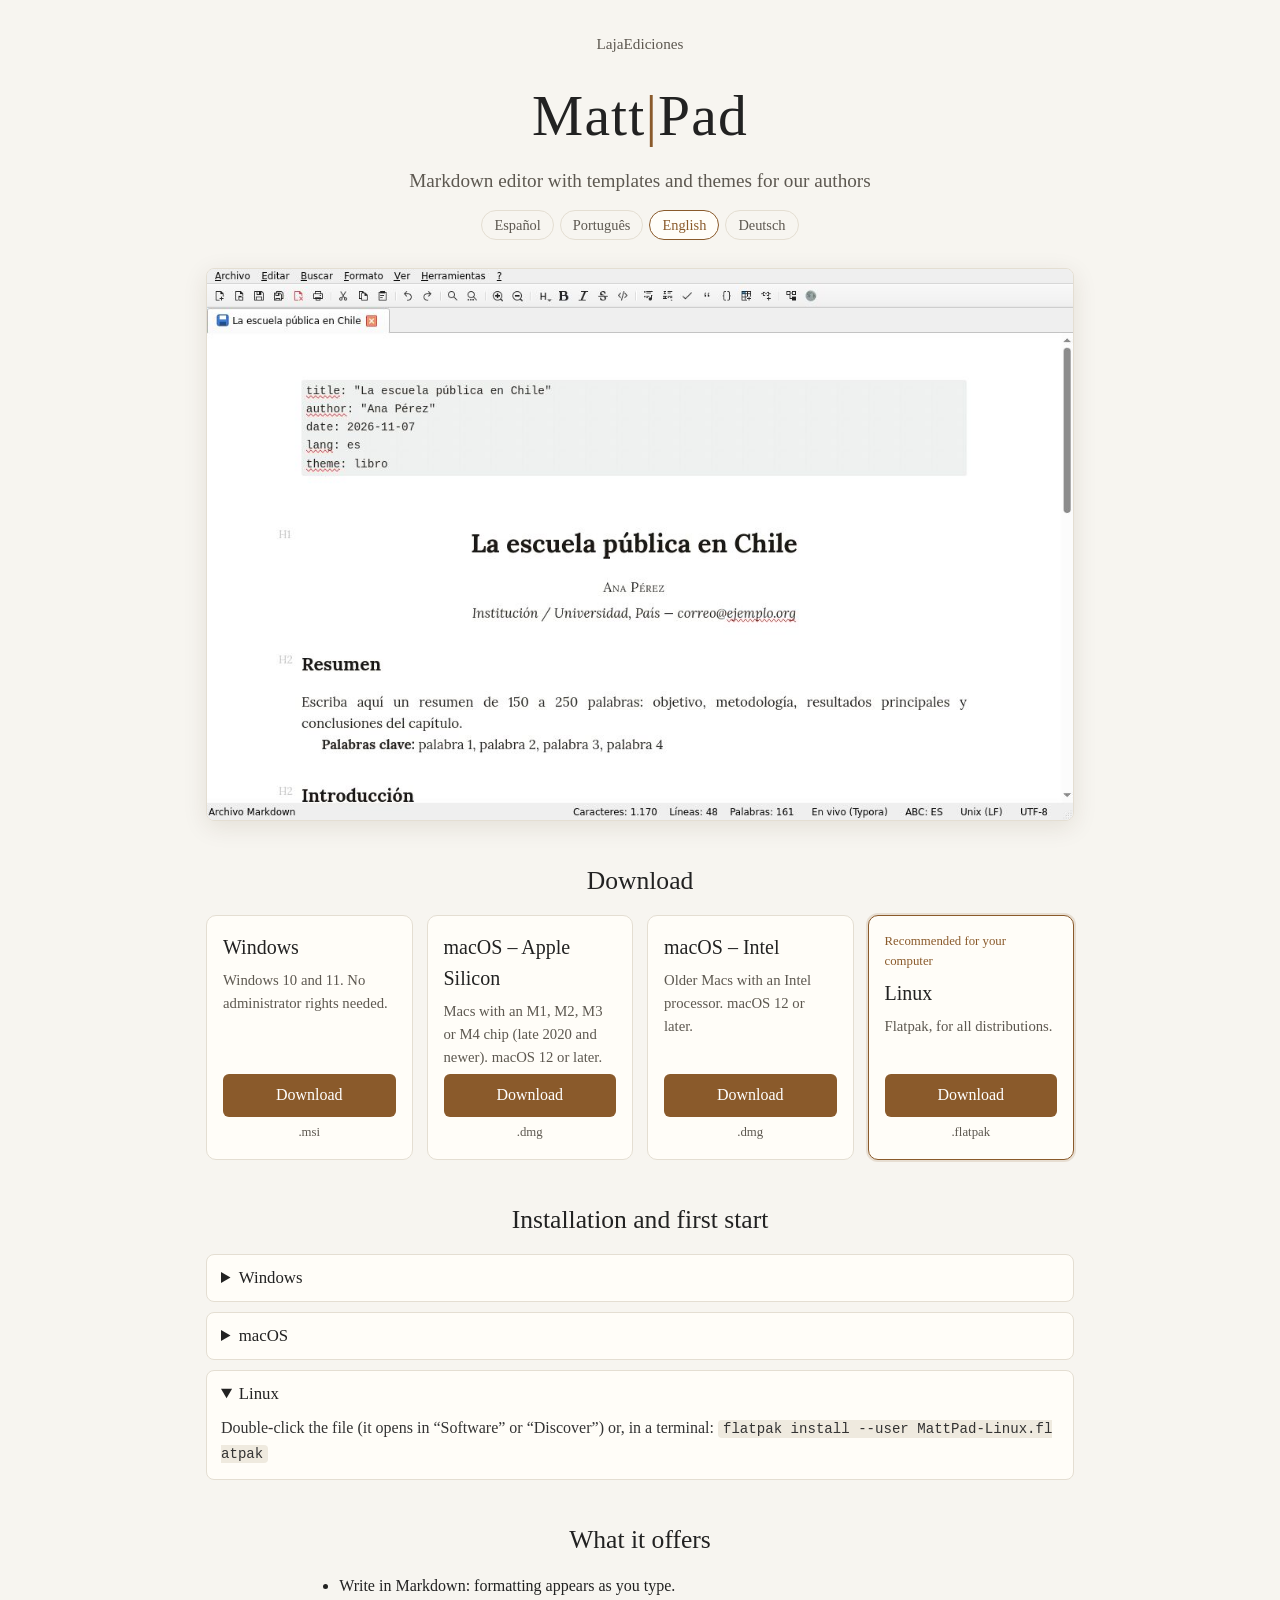
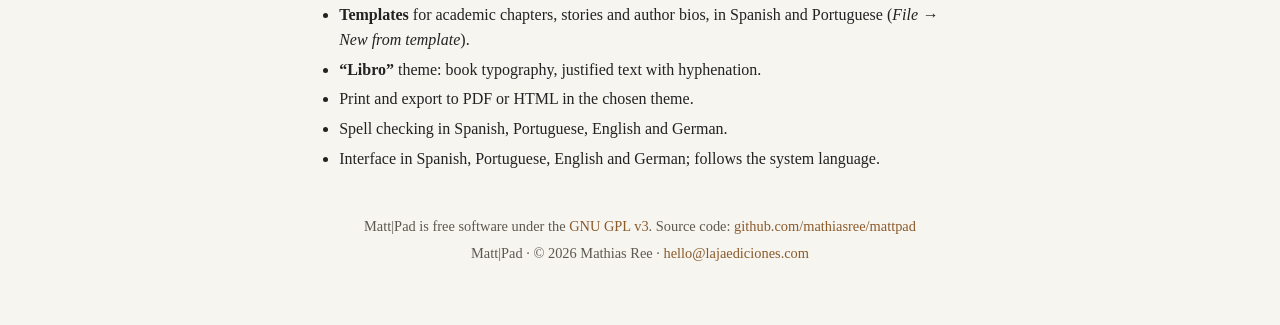
<file: website/index.html>
<!doctype html>
<html lang="es">
<head>
<meta charset="utf-8">
<meta name="viewport" content="width=device-width, initial-scale=1">
<title>Matt|Pad – LajaEdiciones</title>
<meta name="description" content="Matt|Pad: editor Markdown con plantillas y temas para las autoras y los autores de LajaEdiciones.">
<style>
  :root { --bg: #f7f5f0; --ink: #222; --muted: #5d5850; --accent: #8a5a2b; --card: #fffdf8; --line: #e4ded2; }
  * { box-sizing: border-box; }
  body { margin: 0; background: var(--bg); color: var(--ink); font-family: Georgia, "Times New Roman", serif; line-height: 1.55; }
  main { max-width: 900px; margin: 0 auto; padding: 32px 16px 56px; }
  a { color: var(--accent); text-decoration: none; }
  a:hover { text-decoration: underline; }
  header { text-align: center; margin-bottom: 28px; }
  .home { font-size: .95rem; color: var(--muted); }
  h1 { font-weight: normal; font-size: clamp(2.4rem, 8vw, 3.6rem); letter-spacing: .02em; margin: .25em 0 .1em; }
  .bar { color: var(--accent); }
  .tagline { font-size: 1.2rem; color: var(--muted); margin: 0; }
  .langs { margin-top: 14px; display: flex; gap: 6px; justify-content: center; flex-wrap: wrap; }
  .langs button { font: inherit; font-size: .9rem; background: none; border: 1px solid var(--line); border-radius: 999px; padding: 3px 12px; color: var(--muted); cursor: pointer; }
  .langs button[aria-pressed="true"] { border-color: var(--accent); color: var(--accent); background: var(--card); }
  figure { margin: 0 0 32px; }
  figure img { width: 100%; height: auto; display: block; border: 1px solid var(--line); border-radius: 8px; box-shadow: 0 6px 24px rgba(60, 40, 10, .10); }
  h2 { font-weight: normal; font-size: 1.6rem; margin: 40px 0 14px; text-align: center; }
  .grid { display: grid; grid-template-columns: repeat(auto-fit, minmax(190px, 1fr)); gap: 14px; }
  .card { background: var(--card); border: 1px solid var(--line); border-radius: 10px; padding: 16px; display: flex; flex-direction: column; gap: 6px; }
  .card.rec { border-color: var(--accent); box-shadow: 0 0 0 2px rgba(138, 90, 43, .15); }
  .card h3 { margin: 0; font-weight: normal; font-size: 1.25rem; }
  .card .sub { color: var(--muted); font-size: .92rem; flex: 1; }
  .card .badge { display: none; font-size: .8rem; color: var(--accent); }
  .card.rec .badge { display: block; }
  .btn { display: inline-block; text-align: center; background: var(--accent); color: #fff; border-radius: 6px; padding: 9px 12px; font-size: 1rem; }
  .btn:hover { text-decoration: none; background: #74491f; }
  .size { font-size: .8rem; color: var(--muted); text-align: center; }
  ul.feat { padding-left: 1.2em; margin: 0 auto; max-width: 640px; }
  ul.feat li { margin: .3em 0; }
  details { background: var(--card); border: 1px solid var(--line); border-radius: 8px; padding: 10px 14px; margin: 10px 0; }
  summary { cursor: pointer; font-size: 1.05rem; }
  details p, details ol { margin: .6em 0 .2em; color: #333; }
  code { font-family: ui-monospace, Consolas, monospace; font-size: .88em; background: #efeadf; padding: 1px 5px; border-radius: 4px; word-break: break-all; }
  footer { margin-top: 44px; text-align: center; color: var(--muted); font-size: .9rem; }
  footer p { margin: .3em 0; }
</style>
</head>
<body>
<main>
  <header>
    <a class="home" href="/">LajaEdiciones</a>
    <h1>Matt<span class="bar">|</span>Pad</h1>
    <p class="tagline" data-t="tagline">Editor Markdown con plantillas y temas para nuestras autoras y autores</p>
    <div class="langs" role="group" aria-label="Idioma / Language">
      <button data-lang="es">Español</button><button data-lang="pt">Português</button><button data-lang="en">English</button><button data-lang="de">Deutsch</button>
    </div>
  </header>

  <figure>
    <img src="captura.jpg" width="1100" height="700" alt="Matt|Pad" data-t-alt="shot">
  </figure>

  <h2 data-t="dl">Descargar</h2>
  <div class="grid">
    <div class="card" data-os="win">
      <span class="badge" data-t="rec">Recomendado para su equipo</span>
      <h3>Windows</h3>
      <div class="sub" data-t="win">Windows 10 y 11. Sin derechos de administrador.</div>
      <a class="btn" href="https://github.com/mathiasree/mattpad/releases/latest/download/MattPad-Windows.msi" data-t="get">Descargar</a>
      <div class="size">.msi</div>
    </div>
    <div class="card" data-os="mac">
      <span class="badge" data-t="rec">Recomendado para su equipo</span>
      <h3>macOS – Apple Silicon</h3>
      <div class="sub" data-t="macarm">Mac con chip M1, M2, M3 o M4 (desde fines de 2020). macOS 12 o superior.</div>
      <a class="btn" href="https://github.com/mathiasree/mattpad/releases/latest/download/MattPad-macOS-AppleSilicon.dmg" data-t="get">Descargar</a>
      <div class="size">.dmg</div>
    </div>
    <div class="card" data-os="mac">
      <span class="badge" data-t="rec">Recomendado para su equipo</span>
      <h3>macOS – Intel</h3>
      <div class="sub" data-t="macintel">Mac más antiguos con procesador Intel. macOS 12 o superior.</div>
      <a class="btn" href="https://github.com/mathiasree/mattpad/releases/latest/download/MattPad-macOS-Intel.dmg" data-t="get">Descargar</a>
      <div class="size">.dmg</div>
    </div>
    <div class="card" data-os="linux">
      <span class="badge" data-t="rec">Recomendado para su equipo</span>
      <h3>Linux</h3>
      <div class="sub" data-t="linux">Flatpak, para todas las distribuciones.</div>
      <a class="btn" href="https://github.com/mathiasree/mattpad/releases/latest/download/MattPad-Linux.flatpak" data-t="get">Descargar</a>
      <div class="size">.flatpak</div>
    </div>
  </div>

  <h2 data-t="install">Instalación y primer inicio</h2>
  <details data-os-open="win">
    <summary>Windows</summary>
    <ol data-t-html="win_steps">
      <li>Abra el archivo <code>.msi</code> descargado y acepte la licencia.</li>
      <li>Si aparece «Windows protegió su PC»: haga clic en «Más información» y luego en «Ejecutar de todas formas».</li>
      <li>Matt|Pad queda en el menú Inicio y en el escritorio.</li>
    </ol>
  </details>
  <details data-os-open="mac">
    <summary>macOS</summary>
    <ol data-t-html="mac_steps">
      <li>Abra el archivo <code>.dmg</code> y arrastre <b>MattPad</b> a la carpeta «Aplicaciones».</li>
      <li>La aplicación no está certificada por Apple. La primera vez: macOS 15 o superior: ábrala una vez, cierre el aviso con «Listo», luego <i>Ajustes del Sistema → Privacidad y seguridad</i> → abajo «Abrir igualmente». macOS 12–14: clic derecho en MattPad → «Abrir» → «Abrir».</li>
      <li>¿Qué Mac tengo? Menú Apple → «Acerca de este Mac»: «Chip» = Apple Silicon, «Procesador Intel» = Intel.</li>
    </ol>
  </details>
  <details data-os-open="linux">
    <summary>Linux</summary>
    <p data-t-html="linux_steps">Haga doble clic en el archivo (se abre en «Software» o «Discover») o, en una terminal: <code>flatpak install --user MattPad-Linux.flatpak</code></p>
  </details>

  <h2 data-t="what">Qué ofrece</h2>
  <ul class="feat" data-t-html="features">
    <li>Escriba en Markdown: el formato aparece mientras escribe.</li>
    <li><b>Plantillas</b> para capítulos académicos, relatos y notas biográficas, en español y portugués (<i>Archivo → Nuevo desde plantilla</i>).</li>
    <li>Tema <b>«Libro»</b>: tipografía de libro, texto justificado con división silábica.</li>
    <li>Imprimir y exportar a PDF o HTML con el tema elegido.</li>
    <li>Revisión ortográfica en español, portugués, inglés y alemán.</li>
    <li>Interfaz en español, portugués, inglés y alemán; toma el idioma del sistema.</li>
  </ul>

  <footer>
    <p data-t-html="license">Matt|Pad es software libre bajo la licencia <a href="https://www.gnu.org/licenses/gpl-3.0.html">GNU GPL v3</a>. Código fuente: <a href="https://github.com/mathiasree/mattpad">github.com/mathiasree/mattpad</a></p>
    <p><span id="ver">Matt|Pad</span> · © 2026 Mathias Ree · <a href="mailto:hello@lajaediciones.com">hello@lajaediciones.com</a></p>
  </footer>
</main>

<script>
const T = {
  pt: {
    tagline: "Editor Markdown com modelos e temas para nossas autoras e autores",
    shot: "Matt|Pad com um capítulo no tema Libro",
    dl: "Baixar", rec: "Recomendado para o seu computador", get: "Baixar",
    win: "Windows 10 e 11. Não precisa de direitos de administrador.",
    macarm: "Mac com chip M1, M2, M3 ou M4 (a partir do fim de 2020). macOS 12 ou superior.",
    macintel: "Macs mais antigos com processador Intel. macOS 12 ou superior.",
    linux: "Flatpak, para todas as distribuições.",
    install: "Instalação e primeira abertura", what: "O que oferece",
    win_steps: "<li>Abra o arquivo <code>.msi</code> baixado e aceite a licença.</li><li>Se aparecer «O Windows protegeu o computador»: clique em «Mais informações» e depois em «Executar assim mesmo».</li><li>O Matt|Pad fica no menu Iniciar e na área de trabalho.</li>",
    mac_steps: "<li>Abra o arquivo <code>.dmg</code> e arraste o <b>MattPad</b> para a pasta «Aplicativos».</li><li>O app não é certificado pela Apple. Na primeira vez: macOS 15 ou superior: abra uma vez, feche o aviso com «OK», depois <i>Ajustes do Sistema → Privacidade e Segurança</i> → no fim «Abrir Mesmo Assim». macOS 12–14: clique direito no MattPad → «Abrir» → «Abrir».</li><li>Qual Mac eu tenho? Menu Apple → «Sobre Este Mac»: «Chip» = Apple Silicon, «Processador Intel» = Intel.</li>",
    linux_steps: "Clique duas vezes no arquivo (abre no «Software» ou «Discover») ou, num terminal: <code>flatpak install --user MattPad-Linux.flatpak</code>",
    features: "<li>Escreva em Markdown: a formatação aparece enquanto você digita.</li><li><b>Modelos</b> para capítulos acadêmicos, contos e notas biográficas, em português e espanhol (<i>Arquivo → Novo a partir de modelo</i>).</li><li>Tema <b>«Libro»</b>: tipografia de livro, texto justificado com hifenização.</li><li>Imprimir e exportar para PDF ou HTML com o tema escolhido.</li><li>Verificação ortográfica em português, espanhol, inglês e alemão.</li><li>Interface em português, espanhol, inglês e alemão; usa o idioma do sistema.</li>",
    license: 'O Matt|Pad é software livre sob a licença <a href="https://www.gnu.org/licenses/gpl-3.0.html">GNU GPL v3</a>. Código-fonte: <a href="https://github.com/mathiasree/mattpad">github.com/mathiasree/mattpad</a>'
  },
  en: {
    tagline: "Markdown editor with templates and themes for our authors",
    shot: "Matt|Pad with a chapter in the Libro theme",
    dl: "Download", rec: "Recommended for your computer", get: "Download",
    win: "Windows 10 and 11. No administrator rights needed.",
    macarm: "Macs with an M1, M2, M3 or M4 chip (late 2020 and newer). macOS 12 or later.",
    macintel: "Older Macs with an Intel processor. macOS 12 or later.",
    linux: "Flatpak, for all distributions.",
    install: "Installation and first start", what: "What it offers",
    win_steps: "<li>Open the downloaded <code>.msi</code> file and accept the license.</li><li>If “Windows protected your PC” appears: click “More info”, then “Run anyway”.</li><li>Matt|Pad is then in the Start menu and on the desktop.</li>",
    mac_steps: "<li>Open the <code>.dmg</code> file and drag <b>MattPad</b> into the “Applications” folder.</li><li>The app is not notarized by Apple. The first time: macOS 15 or later: open it once, close the message with “Done”, then <i>System Settings → Privacy &amp; Security</i> → at the bottom “Open Anyway”. macOS 12–14: right-click MattPad → “Open” → “Open”.</li><li>Which Mac do I have? Apple menu → “About This Mac”: “Chip” = Apple Silicon, “Processor … Intel” = Intel.</li>",
    linux_steps: "Double-click the file (it opens in “Software” or “Discover”) or, in a terminal: <code>flatpak install --user MattPad-Linux.flatpak</code>",
    features: "<li>Write in Markdown: formatting appears as you type.</li><li><b>Templates</b> for academic chapters, stories and author bios, in Spanish and Portuguese (<i>File → New from template</i>).</li><li><b>“Libro”</b> theme: book typography, justified text with hyphenation.</li><li>Print and export to PDF or HTML in the chosen theme.</li><li>Spell checking in Spanish, Portuguese, English and German.</li><li>Interface in Spanish, Portuguese, English and German; follows the system language.</li>",
    license: 'Matt|Pad is free software under the <a href="https://www.gnu.org/licenses/gpl-3.0.html">GNU GPL v3</a>. Source code: <a href="https://github.com/mathiasree/mattpad">github.com/mathiasree/mattpad</a>'
  },
  de: {
    tagline: "Markdown-Editor mit Vorlagen und Themes für unsere Autorinnen und Autoren",
    shot: "Matt|Pad mit einem Kapitel im Theme Libro",
    dl: "Herunterladen", rec: "Empfohlen für Ihren Computer", get: "Herunterladen",
    win: "Windows 10 und 11. Keine Administratorrechte nötig.",
    macarm: "Macs mit M1-, M2-, M3- oder M4-Chip (ab Ende 2020). macOS 12 oder neuer.",
    macintel: "Ältere Macs mit Intel-Prozessor. macOS 12 oder neuer.",
    linux: "Flatpak, für alle Distributionen.",
    install: "Installation und erster Start", what: "Was er kann",
    win_steps: "<li>Die heruntergeladene <code>.msi</code>-Datei öffnen und die Lizenz bestätigen.</li><li>Bei „Der Computer wurde durch Windows geschützt“: „Weitere Informationen“, dann „Trotzdem ausführen“.</li><li>Matt|Pad steht danach im Startmenü und auf dem Desktop.</li>",
    mac_steps: "<li>Die <code>.dmg</code>-Datei öffnen und <b>MattPad</b> in den Ordner „Programme“ ziehen.</li><li>Die App ist nicht von Apple beglaubigt. Beim ersten Mal: macOS 15 oder neuer: einmal öffnen, Meldung mit „Fertig“ schließen, dann <i>Systemeinstellungen → Datenschutz &amp; Sicherheit</i> → unten „Dennoch öffnen“. macOS 12–14: Rechtsklick auf MattPad → „Öffnen“ → „Öffnen“.</li><li>Welchen Mac habe ich? Apfel-Menü → „Über diesen Mac“: „Chip“ = Apple Silicon, „Prozessor … Intel“ = Intel.</li>",
    linux_steps: "Doppelklick auf die Datei (öffnet sich in „Software“ oder „Discover“) oder im Terminal: <code>flatpak install --user MattPad-Linux.flatpak</code>",
    features: "<li>In Markdown schreiben: die Formatierung erscheint beim Tippen.</li><li><b>Vorlagen</b> für wissenschaftliche Kapitel, Erzählungen und Kurzbiografien, auf Spanisch und Portugiesisch (<i>Datei → Neu aus Vorlage</i>).</li><li>Theme <b>„Libro“</b>: Buchtypografie, Blocksatz mit Silbentrennung.</li><li>Drucken sowie Export als PDF oder HTML im gewählten Theme.</li><li>Rechtschreibprüfung Spanisch, Portugiesisch, Englisch, Deutsch.</li><li>Oberfläche in Spanisch, Portugiesisch, Englisch und Deutsch; folgt der Systemsprache.</li>",
    license: 'Matt|Pad ist freie Software unter der <a href="https://www.gnu.org/licenses/gpl-3.0.html">GNU GPL v3</a>. Quellcode: <a href="https://github.com/mathiasree/mattpad">github.com/mathiasree/mattpad</a>'
  }
};
// Spanish is in the HTML itself; remember it so we can switch back
const ES = {};
document.querySelectorAll("[data-t]").forEach(e => ES[e.dataset.t] = e.textContent);
document.querySelectorAll("[data-t-html]").forEach(e => ES[e.dataset.tHtml] = e.innerHTML);
document.querySelectorAll("[data-t-alt]").forEach(e => ES[e.dataset.tAlt] = e.alt);

function setLang(lang) {
  const d = lang === "es" ? ES : T[lang];
  if (!d) return;
  document.documentElement.lang = lang;
  document.querySelectorAll("[data-t]").forEach(e => { if (d[e.dataset.t]) e.textContent = d[e.dataset.t]; });
  document.querySelectorAll("[data-t-html]").forEach(e => { if (d[e.dataset.tHtml]) e.innerHTML = d[e.dataset.tHtml]; });
  document.querySelectorAll("[data-t-alt]").forEach(e => { if (d[e.dataset.tAlt]) e.alt = d[e.dataset.tAlt]; });
  document.querySelectorAll(".langs button").forEach(b => b.setAttribute("aria-pressed", b.dataset.lang === lang));
  try { localStorage.setItem("mattpad-lang", lang); } catch (e) {}
}
document.querySelectorAll(".langs button").forEach(b => b.addEventListener("click", () => setLang(b.dataset.lang)));

let saved = null;
try { saved = localStorage.getItem("mattpad-lang"); } catch (e) {}
const browser = (navigator.languages || [navigator.language || "es"]).map(l => l.slice(0, 2).toLowerCase())
  .find(l => ["es", "pt", "en", "de"].includes(l));
setLang(saved || browser || "es");

// newest version number from GitHub (the links always point to the latest release)
fetch("https://api.github.com/repos/mathiasree/mattpad/releases/latest")
  .then(r => r.ok ? r.json() : null)
  .then(d => { if (d && d.tag_name) document.getElementById("ver").textContent = "Matt|Pad " + d.tag_name.replace(/^v/, ""); })
  .catch(() => {});

// highlight the download for this computer
const ua = navigator.userAgent;
const os = /Windows/.test(ua) ? "win" : /Mac OS X|Macintosh/.test(ua) ? "mac" : /Linux|X11/.test(ua) && !/Android/.test(ua) ? "linux" : null;
if (os) {
  document.querySelectorAll(`.card[data-os="${os}"]`).forEach(c => c.classList.add("rec"));
  const det = document.querySelector(`details[data-os-open="${os}"]`);
  if (det) det.open = true;
}
</script>
</body>
</html>
</file>
